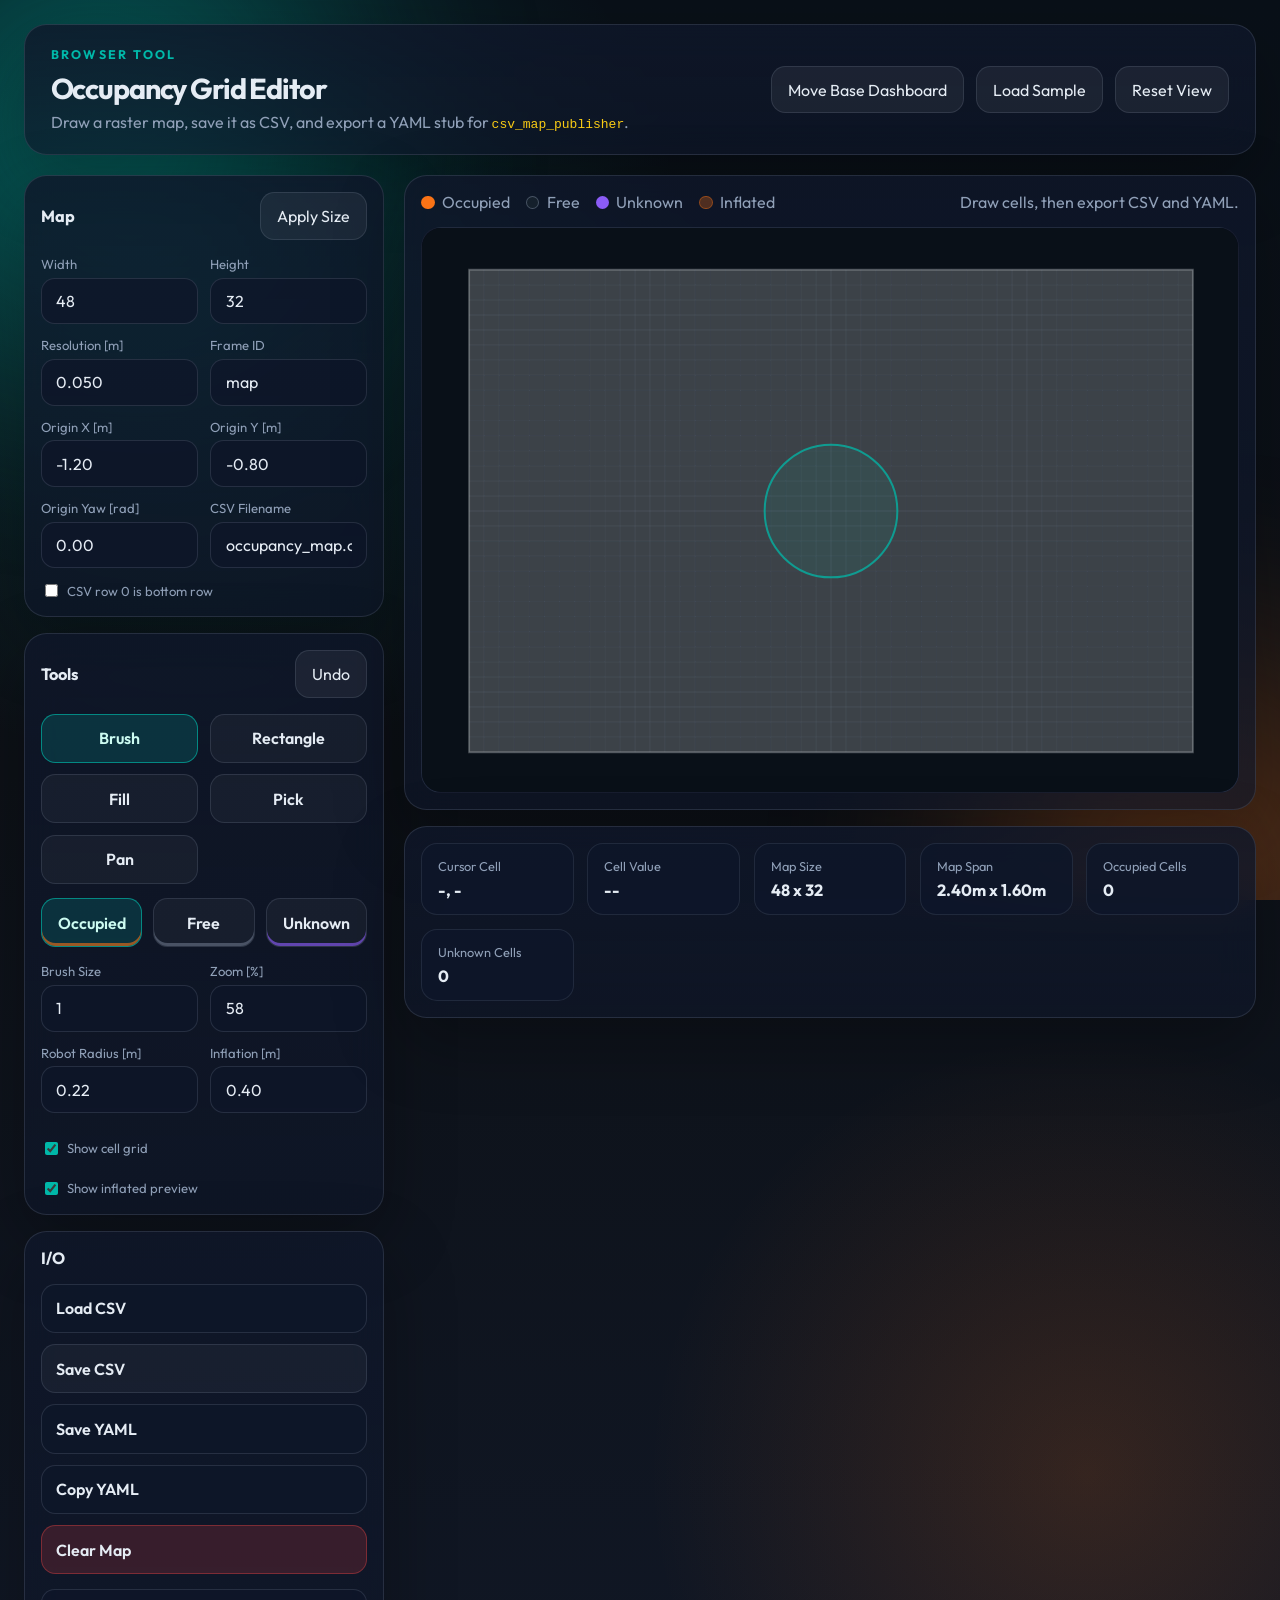
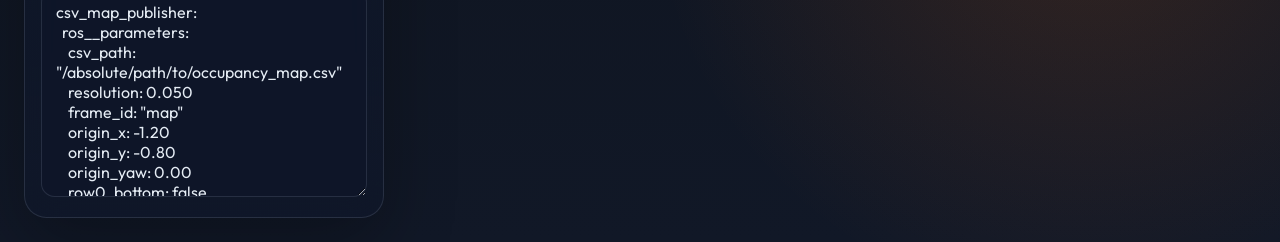
<file: texnitis_mbf_webui/webui/map-editor.html>
<!DOCTYPE html>
<html lang="en">
<head>
  <meta charset="UTF-8">
  <meta name="viewport" content="width=device-width, initial-scale=1.0">
  <title>Occupancy Grid Editor</title>
  <link rel="preconnect" href="https://fonts.googleapis.com">
  <link rel="preconnect" href="https://fonts.gstatic.com" crossorigin>
  <link href="https://fonts.googleapis.com/css2?family=Outfit:wght@300;400;600;800&display=swap" rel="stylesheet">
  <link rel="stylesheet" href="map-editor.css">
</head>
<body>
  <div class="backdrop">
    <div class="glow glow-a"></div>
    <div class="glow glow-b"></div>
  </div>

  <main class="app-shell">
    <header class="topbar panel">
      <div>
        <p class="eyebrow">Browser Tool</p>
        <h1>Occupancy Grid Editor</h1>
        <p class="subtitle">Draw a raster map, save it as CSV, and export a YAML stub for <code>csv_map_publisher</code>.</p>
      </div>
      <div class="topbar-actions">
        <a class="ghost-button" href="index.html">Move Base Dashboard</a>
        <button id="load-sample-btn" class="ghost-button" type="button">Load Sample</button>
        <button id="reset-view-btn" class="ghost-button" type="button">Reset View</button>
      </div>
    </header>

    <section class="workspace">
      <aside class="sidebar">
        <section class="panel section">
          <div class="section-header">
            <h2>Map</h2>
            <button id="apply-size-btn" class="mini-button" type="button">Apply Size</button>
          </div>
          <div class="form-grid">
            <label>
              <span>Width</span>
              <input id="map-width" type="number" min="1" max="1024" value="48">
            </label>
            <label>
              <span>Height</span>
              <input id="map-height" type="number" min="1" max="1024" value="32">
            </label>
            <label>
              <span>Resolution [m]</span>
              <input id="map-resolution" type="number" min="0.001" step="0.001" value="0.050">
            </label>
            <label>
              <span>Frame ID</span>
              <input id="map-frame-id" type="text" value="map">
            </label>
            <label>
              <span>Origin X [m]</span>
              <input id="map-origin-x" type="number" step="0.01" value="-1.20">
            </label>
            <label>
              <span>Origin Y [m]</span>
              <input id="map-origin-y" type="number" step="0.01" value="-0.80">
            </label>
            <label>
              <span>Origin Yaw [rad]</span>
              <input id="map-origin-yaw" type="number" step="0.01" value="0.0">
            </label>
            <label>
              <span>CSV Filename</span>
              <input id="map-file-name" type="text" value="occupancy_map.csv">
            </label>
          </div>
          <label class="checkbox-row">
            <input id="row0-bottom" type="checkbox">
            <span>CSV row 0 is bottom row</span>
          </label>
        </section>

        <section class="panel section">
          <div class="section-header">
            <h2>Tools</h2>
            <button id="undo-btn" class="mini-button" type="button">Undo</button>
          </div>
          <div class="tool-grid">
            <button class="tool-button active" data-tool="draw" type="button">Brush</button>
            <button class="tool-button" data-tool="rect" type="button">Rectangle</button>
            <button class="tool-button" data-tool="fill" type="button">Fill</button>
            <button class="tool-button" data-tool="pick" type="button">Pick</button>
            <button class="tool-button" data-tool="pan" type="button">Pan</button>
          </div>
          <div class="value-grid">
            <button class="value-button active occupied" data-value="100" type="button">Occupied</button>
            <button class="value-button free" data-value="0" type="button">Free</button>
            <button class="value-button unknown" data-value="-1" type="button">Unknown</button>
          </div>
          <div class="form-grid compact">
            <label>
              <span>Brush Size</span>
              <input id="brush-size" type="number" min="1" max="16" value="1">
            </label>
            <label>
              <span>Zoom [%]</span>
              <input id="zoom-percent" type="number" min="20" max="2000" step="10" value="100">
            </label>
            <label>
              <span>Robot Radius [m]</span>
              <input id="robot-radius" type="number" min="0" step="0.01" value="0.22">
            </label>
            <label>
              <span>Inflation [m]</span>
              <input id="inflation-radius" type="number" min="0" step="0.01" value="0.40">
            </label>
          </div>
          <div class="toggle-list">
            <label class="checkbox-row">
              <input id="show-grid" type="checkbox" checked>
              <span>Show cell grid</span>
            </label>
            <label class="checkbox-row">
              <input id="show-inflation" type="checkbox" checked>
              <span>Show inflated preview</span>
            </label>
          </div>
        </section>

        <section class="panel section">
          <div class="section-header">
            <h2>I/O</h2>
          </div>
          <div class="io-actions">
            <button id="load-csv-btn" class="action-button subtle" type="button">Load CSV</button>
            <button id="save-csv-btn" class="action-button" type="button">Save CSV</button>
            <button id="save-yaml-btn" class="action-button subtle" type="button">Save YAML</button>
            <button id="copy-yaml-btn" class="action-button subtle" type="button">Copy YAML</button>
            <button id="clear-map-btn" class="action-button danger" type="button">Clear Map</button>
          </div>
          <input id="csv-file-input" type="file" accept=".csv,text/csv" hidden>
          <textarea id="yaml-preview" spellcheck="false" readonly></textarea>
        </section>
      </aside>

      <section class="editor-column">
        <section class="panel canvas-panel">
          <div class="canvas-toolbar">
            <div class="legend">
              <span><i class="chip occupied"></i>Occupied</span>
              <span><i class="chip free"></i>Free</span>
              <span><i class="chip unknown"></i>Unknown</span>
              <span><i class="chip inflated"></i>Inflated</span>
            </div>
            <p id="status-line" class="status-line">Ready.</p>
          </div>
          <div class="canvas-wrap">
            <canvas id="grid-canvas"></canvas>
          </div>
        </section>

        <section class="panel metrics-panel">
          <div class="metric-card">
            <span class="metric-label">Cursor Cell</span>
            <strong id="metric-cursor">-, -</strong>
          </div>
          <div class="metric-card">
            <span class="metric-label">Cell Value</span>
            <strong id="metric-value">--</strong>
          </div>
          <div class="metric-card">
            <span class="metric-label">Map Size</span>
            <strong id="metric-size">48 x 32</strong>
          </div>
          <div class="metric-card">
            <span class="metric-label">Map Span</span>
            <strong id="metric-span">2.40m x 1.60m</strong>
          </div>
          <div class="metric-card">
            <span class="metric-label">Occupied Cells</span>
            <strong id="metric-occupied">0</strong>
          </div>
          <div class="metric-card">
            <span class="metric-label">Unknown Cells</span>
            <strong id="metric-unknown">0</strong>
          </div>
        </section>
      </section>
    </section>
  </main>

  <script src="map-editor.js"></script>
</body>
</html>
</file>
<file: texnitis_mbf_webui/webui/map-editor.css>
:root {
  --bg: #0d1117;
  --panel: rgba(17, 24, 39, 0.78);
  --panel-border: rgba(148, 163, 184, 0.18);
  --text: #e5ecf4;
  --muted: #90a0b8;
  --primary: #00b8a9;
  --secondary: #f97316;
  --danger: #ef4444;
  --free: #15202c;
  --occupied: #f97316;
  --unknown: #8b5cf6;
  --inflated: rgba(249, 115, 22, 0.28);
}

* {
  box-sizing: border-box;
}

html,
body {
  margin: 0;
  min-height: 100%;
}

body {
  font-family: 'Outfit', sans-serif;
  color: var(--text);
  background:
    radial-gradient(circle at 15% 15%, rgba(0, 184, 169, 0.18), transparent 26%),
    radial-gradient(circle at 85% 80%, rgba(249, 115, 22, 0.16), transparent 24%),
    linear-gradient(180deg, #091018 0%, #0d1117 42%, #111827 100%);
}

button,
input,
textarea {
  font: inherit;
}

button {
  border: 0;
}

.backdrop {
  inset: 0;
  overflow: hidden;
  pointer-events: none;
  position: fixed;
  z-index: -1;
}

.glow {
  border-radius: 999px;
  filter: blur(120px);
  opacity: 0.42;
  position: absolute;
}

.glow-a {
  background: rgba(0, 184, 169, 0.9);
  height: 28rem;
  left: -8rem;
  top: -6rem;
  width: 28rem;
}

.glow-b {
  background: rgba(249, 115, 22, 0.88);
  bottom: -10rem;
  height: 24rem;
  right: -6rem;
  width: 24rem;
}

.app-shell {
  margin: 0 auto;
  max-width: 1600px;
  padding: 1.5rem;
}

.panel {
  backdrop-filter: blur(18px);
  background: linear-gradient(180deg, rgba(15, 23, 42, 0.82), rgba(15, 23, 42, 0.66));
  border: 1px solid var(--panel-border);
  border-radius: 1.4rem;
  box-shadow: 0 24px 70px rgba(0, 0, 0, 0.28);
}

.topbar {
  align-items: center;
  display: flex;
  gap: 1.5rem;
  justify-content: space-between;
  margin-bottom: 1.25rem;
  padding: 1.4rem 1.6rem;
}

.eyebrow {
  color: var(--primary);
  font-size: 0.78rem;
  font-weight: 700;
  letter-spacing: 0.18em;
  margin: 0 0 0.45rem;
  text-transform: uppercase;
}

.topbar h1 {
  font-size: clamp(1.8rem, 2vw, 2.5rem);
  letter-spacing: -0.04em;
  margin: 0;
}

.subtitle {
  color: var(--muted);
  margin: 0.4rem 0 0;
  max-width: 52rem;
}

.subtitle code {
  color: #facc15;
}

.topbar-actions {
  display: flex;
  flex-wrap: wrap;
  gap: 0.75rem;
  justify-content: flex-end;
}

.ghost-button,
.mini-button,
.tool-button,
.value-button,
.action-button {
  border: 1px solid rgba(148, 163, 184, 0.18);
  border-radius: 0.9rem;
  color: var(--text);
  cursor: pointer;
  transition: transform 0.16s ease, border-color 0.16s ease, background 0.16s ease;
}

.ghost-button,
.mini-button {
  background: rgba(255, 255, 255, 0.06);
  padding: 0.8rem 1rem;
  text-decoration: none;
}

.ghost-button:hover,
.mini-button:hover,
.tool-button:hover,
.value-button:hover,
.action-button:hover {
  border-color: rgba(0, 184, 169, 0.6);
  transform: translateY(-1px);
}

.workspace {
  display: grid;
  gap: 1.25rem;
  grid-template-columns: minmax(320px, 360px) minmax(0, 1fr);
}

.sidebar {
  display: flex;
  flex-direction: column;
  gap: 1rem;
}

.section {
  padding: 1rem;
}

.section-header {
  align-items: center;
  display: flex;
  justify-content: space-between;
  margin-bottom: 1rem;
}

.section-header h2 {
  font-size: 1.02rem;
  margin: 0;
}

.form-grid {
  display: grid;
  gap: 0.8rem;
  grid-template-columns: repeat(2, minmax(0, 1fr));
}

.form-grid.compact {
  margin-top: 1rem;
}

.form-grid label,
.checkbox-row {
  display: flex;
  flex-direction: column;
  gap: 0.35rem;
}

.form-grid span,
.checkbox-row span {
  color: var(--muted);
  font-size: 0.82rem;
}

input[type="text"],
input[type="number"],
textarea {
  background: rgba(15, 23, 42, 0.78);
  border: 1px solid rgba(148, 163, 184, 0.18);
  border-radius: 0.85rem;
  color: var(--text);
  padding: 0.78rem 0.9rem;
}

input[type="checkbox"] {
  accent-color: var(--primary);
}

.checkbox-row {
  align-items: center;
  flex-direction: row;
  margin-top: 0.8rem;
}

.tool-grid,
.value-grid,
.io-actions {
  display: grid;
  gap: 0.7rem;
}

.tool-grid {
  grid-template-columns: repeat(2, minmax(0, 1fr));
}

.value-grid {
  grid-template-columns: repeat(3, minmax(0, 1fr));
  margin-top: 0.9rem;
}

.tool-button,
.value-button,
.action-button {
  background: rgba(255, 255, 255, 0.04);
  font-weight: 600;
  padding: 0.85rem 0.9rem;
}

.tool-button.active,
.value-button.active {
  background: rgba(0, 184, 169, 0.18);
  border-color: rgba(0, 184, 169, 0.65);
  color: #ccfbf1;
}

.value-button.occupied {
  box-shadow: inset 0 -3px 0 rgba(249, 115, 22, 0.6);
}

.value-button.free {
  box-shadow: inset 0 -3px 0 rgba(148, 163, 184, 0.4);
}

.value-button.unknown {
  box-shadow: inset 0 -3px 0 rgba(139, 92, 246, 0.65);
}

.toggle-list {
  display: flex;
  flex-direction: column;
  gap: 0.5rem;
  margin-top: 0.8rem;
}

.action-button {
  text-align: left;
}

.action-button.subtle {
  background: rgba(15, 23, 42, 0.92);
}

.action-button.danger {
  background: rgba(239, 68, 68, 0.18);
  border-color: rgba(239, 68, 68, 0.38);
}

#yaml-preview {
  margin-top: 0.9rem;
  min-height: 13rem;
  resize: vertical;
  width: 100%;
}

.editor-column {
  display: flex;
  flex-direction: column;
  gap: 1rem;
}

.canvas-panel {
  min-height: 70vh;
  padding: 1rem;
}

.canvas-toolbar {
  align-items: center;
  display: flex;
  gap: 1rem;
  justify-content: space-between;
  margin-bottom: 0.9rem;
}

.legend {
  color: var(--muted);
  display: flex;
  flex-wrap: wrap;
  gap: 1rem;
}

.legend span {
  align-items: center;
  display: inline-flex;
  gap: 0.45rem;
}

.chip {
  border-radius: 999px;
  display: inline-block;
  height: 0.85rem;
  width: 0.85rem;
}

.chip.occupied {
  background: var(--occupied);
}

.chip.free {
  background: var(--free);
  border: 1px solid rgba(148, 163, 184, 0.4);
}

.chip.unknown {
  background: var(--unknown);
}

.chip.inflated {
  background: var(--inflated);
  border: 1px solid rgba(249, 115, 22, 0.4);
}

.status-line {
  color: var(--muted);
  margin: 0;
}

.canvas-wrap {
  background:
    linear-gradient(180deg, rgba(2, 6, 23, 0.84), rgba(15, 23, 42, 0.95)),
    radial-gradient(circle at 50% 0%, rgba(0, 184, 169, 0.08), transparent 38%);
  border: 1px solid rgba(148, 163, 184, 0.14);
  border-radius: 1.25rem;
  height: calc(70vh - 4rem);
  min-height: 540px;
  overflow: hidden;
  position: relative;
}

#grid-canvas {
  cursor: crosshair;
  display: block;
  height: 100%;
  width: 100%;
}

.metrics-panel {
  display: grid;
  gap: 0.85rem;
  grid-template-columns: repeat(auto-fit, minmax(140px, 1fr));
  padding: 1rem;
}

.metric-card {
  background: rgba(15, 23, 42, 0.84);
  border: 1px solid rgba(148, 163, 184, 0.14);
  border-radius: 1rem;
  padding: 0.9rem 1rem;
}

.metric-label {
  color: var(--muted);
  display: block;
  font-size: 0.8rem;
  margin-bottom: 0.35rem;
}

.metric-card strong {
  font-size: 1.02rem;
}

@media (max-width: 1180px) {
  .workspace {
    grid-template-columns: 1fr;
  }

  .canvas-wrap {
    height: 62vh;
  }
}

@media (max-width: 720px) {
  .app-shell {
    padding: 1rem;
  }

  .topbar {
    align-items: flex-start;
    flex-direction: column;
  }

  .topbar-actions {
    justify-content: flex-start;
  }

  .form-grid,
  .value-grid,
  .tool-grid {
    grid-template-columns: 1fr;
  }

  .canvas-toolbar {
    align-items: flex-start;
    flex-direction: column;
  }

  .canvas-wrap {
    min-height: 420px;
  }
}
</file>
